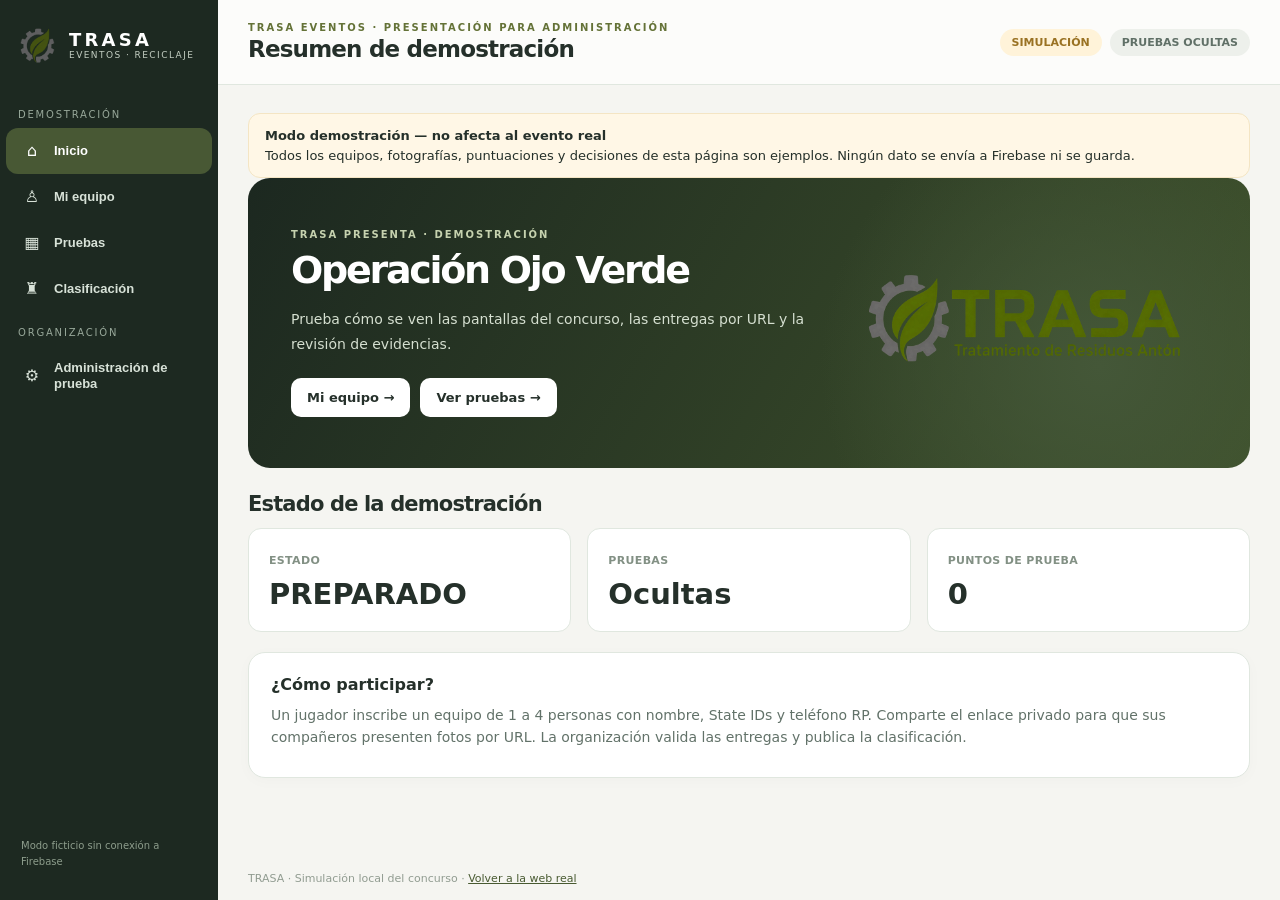
<file: demo.html>
<!doctype html>
<html lang="es"><head><meta charset="UTF-8"><meta name="viewport" content="width=device-width,initial-scale=1"><meta name="theme-color" content="#202a22"><title>TRASA Eventos · Demostración</title><link rel="icon" href="assets/emblema.webp" type="image/webp"><link rel="stylesheet" href="styles.css?v=1.6"></head>
<body>
<aside class="sidebar">
 <a class="brand" href="index.html"><img src="assets/emblema.webp" alt="TRASA"><span><b>TRASA</b><small>EVENTOS · RECICLAJE</small></span></a>
 <div class="navtitle">DEMOSTRACIÓN</div>
 <nav aria-label="Navegación de prueba">
 <button class="nav-item active" data-demo-nav="home"><span class="nav-icon">⌂</span><span class="nav-label">Inicio</span></button>
 <button class="nav-item" data-demo-nav="team"><span class="nav-icon">♙</span><span class="nav-label">Mi equipo</span></button>
 <button class="nav-item" data-demo-nav="tasks"><span class="nav-icon">▦</span><span class="nav-label">Pruebas</span></button>
 <button class="nav-item" data-demo-nav="ranking"><span class="nav-icon">♜</span><span class="nav-label">Clasificación</span></button>
 </nav>
 <div class="navtitle">ORGANIZACIÓN</div>
 <nav><button class="nav-item" data-demo-nav="admin"><span class="nav-icon">⚙</span><span class="nav-label">Administración de prueba</span></button></nav>
 <p class="sidebar-note">Modo ficticio sin conexión a Firebase</p>
</aside>
<div class="shell"><header class="topbar"><div><div class="eyebrow">TRASA EVENTOS · PRESENTACIÓN PARA ADMINISTRACIÓN</div><h1 id="demoPageTitle">Vista de demostración</h1></div><div class="topright"><span class="pill warn">SIMULACIÓN</span><span id="demoStatus" class="pill">SIN INICIAR</span></div></header>
 <main><div class="notice warn"><strong>Modo demostración — no afecta al evento real</strong>Todos los equipos, fotografías, puntuaciones y decisiones de esta página son ejemplos. Ningún dato se envía a Firebase ni se guarda.</div><div id="demoRoot"></div></main>
 <footer>TRASA · Simulación local del concurso · <a href="index.html">Volver a la web real</a></footer></div>
 <div class="toast" id="demoToast" role="status"></div><script src="demo.js" defer></script>
</body></html>
</file>
<file: styles.css>
:root{--side:#1d2921;--green:#4b5320;--green-d:#35421c;--green-lite:#eaf0e0;--background:#f5f5f1;--paper:#fff;--text:#25302a;--muted:#718078;--line:#e0e7df;--bad:#a4413c;--ok:#277a50;--warn:#a16c1d}*{box-sizing:border-box}html{font-family:Inter,system-ui,-apple-system,"Segoe UI",Arial,sans-serif;color:var(--text)}body{margin:0;background:var(--background);min-height:100vh;display:flex}.sidebar{background:var(--side);color:#e5eee5;width:218px;position:fixed;top:0;bottom:0;left:0;padding:18px 6px;display:flex;flex-direction:column;z-index:2}.brand{display:flex;align-items:center;gap:12px;padding:7px 12px 30px;text-decoration:none;color:#fff}.brand img{width:39px;height:39px;object-fit:contain}.brand b{letter-spacing:.18em;font-size:18px}.brand small{display:block;font-size:9px;letter-spacing:.16em;color:#c4cfc3}.navtitle{color:#98a89a;font-size:10px;letter-spacing:.18em;padding:15px 12px 8px}.nav-item{border:0;background:transparent;color:#d8e2d8;width:100%;text-align:left;display:flex;gap:14px;align-items:center;padding:14px 16px;border-radius:12px;font-size:13px;font-weight:650;cursor:pointer}.nav-item:hover,.nav-item.active{background:#485834;color:white}.nav-item span{flex:1}.sidebar-note{margin:auto 15px 12px;color:#8d9d8c;font-size:10px;line-height:1.6}.shell{margin-left:218px;min-width:0;flex:1;display:flex;flex-direction:column}.topbar{background:#fcfcfa;border-bottom:1px solid var(--line);padding:22px 30px;display:flex;align-items:center;justify-content:space-between;gap:12px}.topbar h1{font-size:23px;margin:3px 0 0;letter-spacing:-.035em}.eyebrow{color:#647237;font-size:10px;letter-spacing:.2em;font-weight:800}.topright{display:flex;gap:8px;flex-wrap:wrap}.pill{padding:7px 12px;border-radius:50px;background:#edf0eb;color:#607067;font-size:11px;font-weight:800;white-space:nowrap}.pill.ok{background:#e1f1e6;color:#32784a}.pill.warn{background:#fff3d9;color:#9a7223}.pill.bad{background:#f9e8e7;color:#a34239}main{padding:28px 30px;max-width:1200px;width:100%;margin:auto;flex:1}footer{font-size:11px;color:#919c91;padding:15px 30px}.hero{background:radial-gradient(circle at 85% 65%,#445738,transparent 32%),linear-gradient(120deg,#1c2820,#3f522b);border-radius:22px;color:#fff;padding:37px 43px;display:grid;grid-template-columns:1.2fr .8fr;gap:25px;align-items:center;min-height:290px}.hero-logo{width:100%;max-height:170px;object-fit:contain;filter:brightness(1.4);padding:12px}.hero .eyebrow{color:#c6d2af}.hero h2{font-size:38px;line-height:1.07;margin:10px 0 16px;letter-spacing:-.06em}.hero p{max-width:570px;color:#d5dfd0;font-size:14px;line-height:1.8}.actions{display:flex;gap:10px;flex-wrap:wrap;margin-top:20px}.button,button.primary,button.secondary,button.danger,button.plain{appearance:none;border:0;border-radius:10px;background:var(--green);color:#fff;font:inherit;font-size:13px;font-weight:750;padding:12px 16px;cursor:pointer;text-decoration:none;display:inline-flex;align-items:center;justify-content:center;gap:8px}.button.white{background:#fff;color:var(--text)}button.secondary,.button.secondary{background:#e8ede6;color:#384b36}button.plain{background:transparent;color:var(--green);border:1px solid var(--line)}button.danger{background:#a2433f;color:white}button:hover,.button:hover{filter:brightness(.94)}button:disabled{opacity:.45;cursor:not-allowed}h2{font-size:21px;letter-spacing:-.04em}h3{font-size:16px;margin:0 0 10px}p{line-height:1.6}.panel{border-radius:17px;background:var(--paper);border:1px solid var(--line);padding:22px;margin-top:20px;box-shadow:0 3px 15px rgba(18,34,15,.025)}.panel.soft{background:#f0f3ec}.panel p{margin:6px 0;color:#627269;font-size:14px}.grid{display:grid;grid-template-columns:repeat(auto-fit,minmax(250px,1fr));gap:16px}.stat{padding:20px;border:1px solid var(--line);border-radius:13px;background:var(--paper)}.stat small{color:#829084;font-size:11px;font-weight:750;letter-spacing:.03em}.stat strong{display:block;margin-top:9px;font-size:29px;font-weight:800}.sectionhead{display:flex;justify-content:space-between;align-items:center;gap:10px;margin:24px 0 12px}.sectionhead h2{margin:0}.muted{color:#809083;font-size:13px}.hint{font-size:12px;color:#738276}.notice{background:#eef3e9;border:1px solid #d7e4cf;border-radius:12px;padding:14px 16px;font-size:13px}.notice.warn{background:#fff7e6;border-color:#f4e5c4}.notice.bad{background:#fff1ef;border-color:#f0cfc9}.notice strong{display:block;margin-bottom:5px}label{font-size:12px;font-weight:750;display:block;margin-bottom:6px;color:#465448}input,select,textarea{width:100%;font:inherit;font-size:14px;border:1px solid #cdd7cc;background:white;color:var(--text);padding:11px 12px;border-radius:9px;outline:0}input:focus,textarea:focus,select:focus{border-color:#6f865a;box-shadow:0 0 0 3px #a8bb8033}textarea{min-height:76px;resize:vertical}.field{margin-bottom:15px}.fields2{display:grid;grid-template-columns:1fr 1fr;gap:13px}.person{border:1px solid var(--line);background:#f8faf6;padding:12px 13px;border-radius:12px;margin-bottom:8px}.person strong{display:block;font-size:12px;margin-bottom:10px}.split{display:grid;grid-template-columns:1fr 1fr;gap:17px}.taskgrid{display:grid;grid-template-columns:repeat(auto-fit,minmax(245px,1fr));gap:14px}.task{border:1px solid var(--line);border-radius:15px;background:#fff;padding:17px;display:flex;flex-direction:column;gap:10px;min-height:204px}.task h3{margin:0}.task p{font-size:12px;color:#758479;margin:0;flex:1}.row{display:flex;align-items:center;justify-content:space-between;gap:10px}.mark{font-size:10px;letter-spacing:.09em;text-transform:uppercase;font-weight:750;color:#768775}.chip{font-size:10px;font-weight:800;border-radius:6px;padding:5px 7px;color:#637766;background:#edf1eb}.chip.pending{background:#fff0d0;color:#92661d}.chip.approved{background:#e3f3e7;color:#31794b}.chip.rejected{background:#fae8e7;color:#a54842}.hr{height:1px;background:var(--line);margin:14px 0}.table-wrap{overflow:auto}table{width:100%;border-collapse:collapse;font-size:13px}th,td{text-align:left;padding:12px;border-bottom:1px solid var(--line);vertical-align:middle}th{color:#607065;font-size:11px;letter-spacing:.03em}tr:last-child td{border-bottom:0}td .button,td button{padding:8px 10px;font-size:11px}.toast{position:fixed;bottom:24px;right:23px;max-width:450px;z-index:10;background:#1d2920;color:white;border-radius:10px;padding:12px 18px;box-shadow:0 12px 40px #0002;opacity:0;transform:translateY(10px);transition:.2s;pointer-events:none;font-size:13px}.toast.show{opacity:1;transform:translateY(0)}.code{font-family:ui-monospace,Consolas,monospace;background:#edf0eb;padding:10px;border-radius:7px;word-break:break-all;font-size:12px}.logo-inline{max-width:300px;max-height:95px;object-fit:contain}.locked{padding:40px 20px;text-align:center;background:radial-gradient(circle at 50% 0%,#e3eadb,transparent 65%),#fff;border-radius:20px;border:1px solid var(--line)}.locked .symbol{display:block;font-size:45px}.form-actions{display:flex;gap:10px;flex-wrap:wrap}.small{font-size:11px}.teamitem{display:flex;gap:12px;align-items:center;justify-content:space-between;padding:15px;border-radius:11px;background:#f5f7f2;margin-bottom:9px;flex-wrap:wrap}.teamitem strong{font-size:14px}.nowrap{white-space:nowrap}a{color:#485a31}.admin-tabs{display:flex;gap:7px;flex-wrap:wrap;margin-bottom:10px}.admin-tabs button{padding:9px 13px;font-size:12px}.empty{color:#849084;font-size:13px;text-align:center;padding:25px}.name{font-weight:730}.secret-note{font-size:12px;color:#687b6a}.dangerText{color:var(--bad)}.dot{width:8px;height:8px;border-radius:50%;background:var(--ok);display:inline-block} @media(max-width:920px){.hero{grid-template-columns:1fr}.hero-logo{max-height:92px;max-width:350px}.split{grid-template-columns:1fr}}@media(max-width:700px){body{display:block}.sidebar{width:100%;position:sticky;top:0;bottom:auto;padding:8px;display:block}.brand{padding:6px 12px}.brand img{width:28px;height:28px}.brand b{font-size:12px}.brand small,.navtitle,.sidebar-note{display:none}.sidebar nav{display:inline-flex;gap:3px;max-width:100%;overflow-x:auto;white-space:nowrap}.nav-item{width:auto;padding:9px 8px;border-radius:8px;font-size:12px;gap:5px}.shell{margin-left:0}.topbar{padding:18px 15px;align-items:flex-start}.topbar h1{font-size:20px}.topright{justify-content:flex-end}main{padding:17px 13px}.hero{padding:23px;min-height:auto}.hero h2{font-size:31px}.fields2{grid-template-columns:1fr}footer{padding:15px}.grid{grid-template-columns:1fr 1fr}.stat{padding:13px}.stat strong{font-size:23px}}@media(max-width:420px){.grid{grid-template-columns:1fr}.topright{max-width:120px}}

.hero h2{overflow-wrap:anywhere}.hero .event-description{white-space:pre-line;overflow-wrap:anywhere}.teamitem>.actions{margin-top:0}.teamitem button.danger{background:#a2433f;color:#fff}

/* TRASA Eventos: premios e histórico */
.reward-grid{display:grid;grid-template-columns:repeat(auto-fit,minmax(210px,1fr));gap:12px;margin-top:14px}
.reward-item{border:1px solid var(--line);border-radius:13px;background:#f8faf6;padding:16px;display:flex;flex-direction:column;gap:8px}
.reward-item strong{font-size:14px;color:#37492a}.reward-item span{font-weight:800;font-size:17px;color:var(--green)}.reward-item small{color:var(--muted);line-height:1.5}
.prize-edit{border:1px solid var(--line);border-radius:13px;padding:17px;margin:15px 0;background:#fbfcfa}.prize-edit textarea{min-height:62px}.prize-edit h3{color:#485932}
.archive-item{padding:17px;border:1px solid var(--line);border-radius:13px;margin-top:16px}.archive-item .table-wrap{margin:12px 0}

/* TRASA V1.3: iconos y textos del menú en columnas exactas. */
.nav-item{display:grid;grid-template-columns:20px minmax(0,1fr);column-gap:12px;align-items:center;text-align:left;min-height:46px;}
.nav-item .nav-icon{width:20px;min-width:20px;display:flex;align-items:center;justify-content:center;font-size:16px;line-height:1;text-align:center;font-weight:500;font-family:system-ui,Arial,sans-serif;}
.nav-item .nav-label{display:block;min-width:0;flex:initial;text-align:left;line-height:1.25;}
@media(max-width:700px){.nav-item{display:grid;grid-template-columns:16px max-content;column-gap:5px;min-height:38px;padding:9px 8px}.nav-item .nav-icon{width:16px;min-width:16px;font-size:13px}}


/* TRASA V1.4 ONLINE: editor dinámico de premios */
.prize-heading{align-items:flex-start;flex-wrap:wrap}
.prize-edit-header{margin-bottom:14px;flex-wrap:wrap}
.prize-edit-header h3{margin:0}
.prize-controls{display:flex;gap:6px;align-items:center;flex-wrap:wrap}
.prize-controls button{padding:8px 11px;font-size:12px;min-width:37px}
.prize-editor-footer{display:flex;justify-content:space-between;gap:12px;flex-wrap:wrap;margin-top:18px}
.prize-edit .field{margin-bottom:12px}
@media(max-width:700px){.prize-editor-footer button{flex:1}.prize-controls button{font-size:11px}}

/* TRASA V1.5: cuenta atrás pública y editor de instrucciones. */
.countdown-card{background:linear-gradient(115deg,#1f2b21,#495936);color:#fff;border-radius:15px;padding:20px 24px;margin:18px 0;display:flex;align-items:center;justify-content:space-between;gap:18px;flex-wrap:wrap}
.countdown-card small{display:block;color:#c1d0b5;letter-spacing:.11em;font-size:11px;font-weight:750}
.countdown-card strong{display:block;font-size:clamp(26px,4vw,40px);letter-spacing:.025em;font-variant-numeric:tabular-nums;margin:4px 0 0}
.countdown-card p{color:#d7e1d1;font-size:13px;max-width:330px;margin:0}
.timer-pill{font-variant-numeric:tabular-nums;background:#dfe9d6;color:#35532f;letter-spacing:.06em}
.participation-text{white-space:pre-line;overflow-wrap:anywhere}
.participation-editor{min-height:135px}
[hidden]{display:none!important}

.clock-stat strong{font-variant-numeric:tabular-nums;letter-spacing:-.03em;overflow-wrap:anywhere}
</file>
